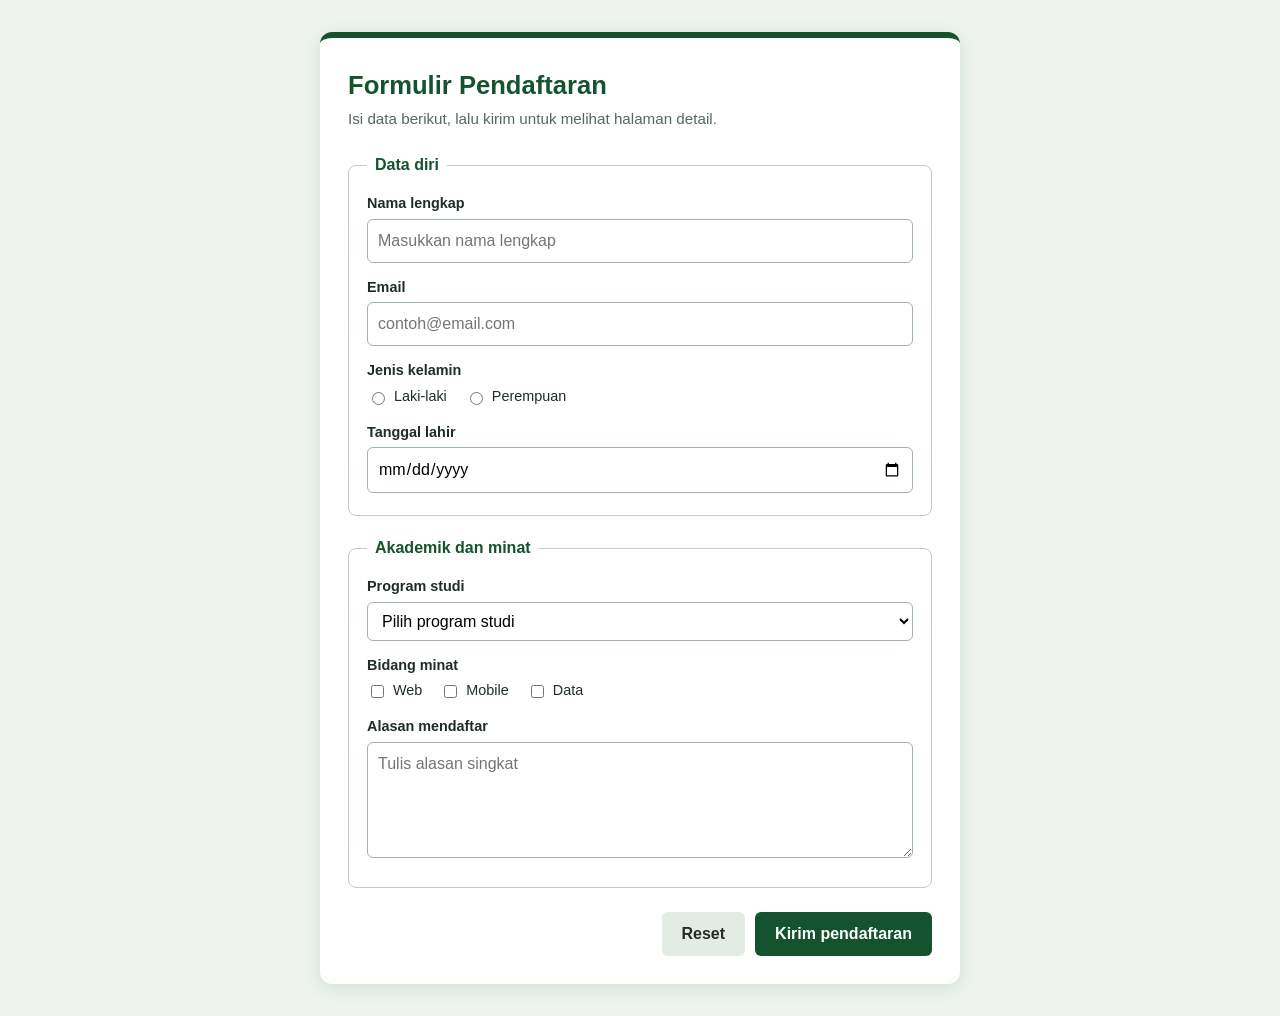
<file: task_3/index.html>
<!DOCTYPE html>
<html lang="id">
<head>
    <meta charset="UTF-8">
    <meta name="viewport" content="width=device-width, initial-scale=1.0">
    <title>Formulir Pendaftaran</title>
    <link rel="stylesheet" href="style.css">
</head>
<body>
    <div class="page">
        <main class="card" id="form-card">
            <h1>Formulir Pendaftaran</h1>
            <p class="subtitle">Isi data berikut, lalu kirim untuk melihat halaman detail.</p>

            <form method="GET" action="detail.html">
                <fieldset>
                    <legend>Data diri</legend>

                    <div class="form-group">
                        <label for="nama">Nama lengkap</label>
                        <input type="text" id="nama" name="nama" placeholder="Masukkan nama lengkap" required>
                    </div>

                    <div class="form-group">
                        <label for="email">Email</label>
                        <input type="email" id="email" name="email" placeholder="contoh@email.com" required>
                    </div>

                    <div class="form-group">
                        <label>Jenis kelamin</label>
                        <div class="inline-options">
                            <label for="laki"><input type="radio" id="laki" name="gender" value="laki-laki" required> Laki-laki</label>
                            <label for="perempuan"><input type="radio" id="perempuan" name="gender" value="perempuan"> Perempuan</label>
                        </div>
                    </div>

                    <div class="form-group">
                        <label for="tgl_lahir">Tanggal lahir</label>
                        <input type="date" id="tgl_lahir" name="tgl_lahir">
                    </div>
                </fieldset>

                <fieldset>
                    <legend>Akademik dan minat</legend>

                    <div class="form-group">
                        <label for="prodi">Program studi</label>
                        <select id="prodi" name="prodi">
                            <option value="">Pilih program studi</option>
                            <option value="teknik-informatika">Teknik Informatika</option>
                            <option value="sistem-informasi">Sistem Informasi</option>
                            <option value="sains-data">Sains Data</option>
                        </select>
                    </div>

                    <div class="form-group">
                        <label>Bidang minat</label>
                        <div class="inline-options">
                            <label for="web"><input type="checkbox" id="web" name="minat" value="web"> Web</label>
                            <label for="mobile"><input type="checkbox" id="mobile" name="minat" value="mobile"> Mobile</label>
                            <label for="data"><input type="checkbox" id="data" name="minat" value="data"> Data</label>
                        </div>
                    </div>

                    <div class="form-group">
                        <label for="alasan">Alasan mendaftar</label>
                        <textarea id="alasan" name="alasan" rows="4" placeholder="Tulis alasan singkat"></textarea>
                    </div>
                </fieldset>

                <div class="actions">
                    <button type="reset" class="btn btn-secondary">Reset</button>
                    <button type="submit" class="btn btn-primary">Kirim pendaftaran</button>
                </div>
            </form>
        </main>
    </div>
</body>
</html>
</file>
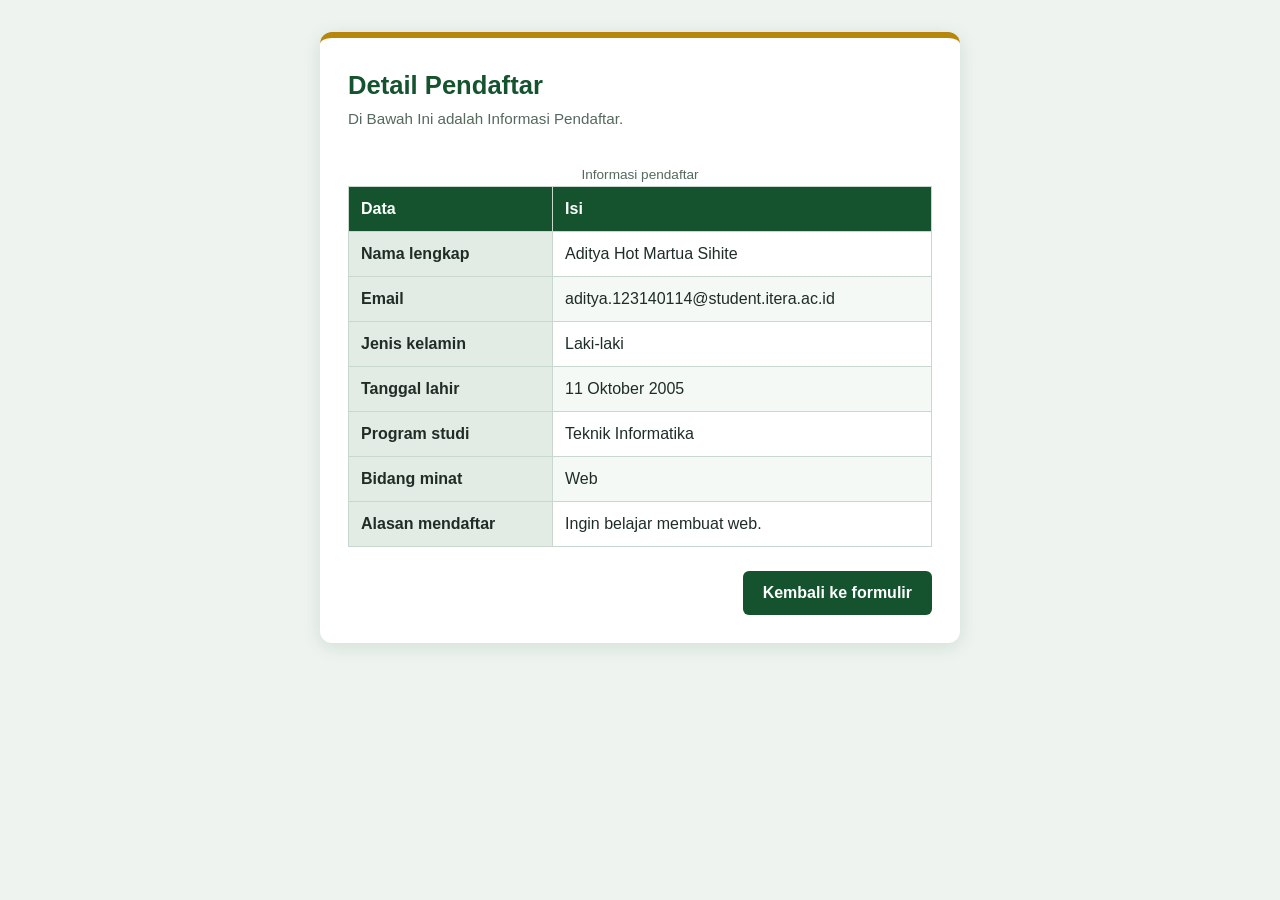
<file: task_3/detail.html>
<!DOCTYPE html>
<html lang="id">
<head>
    <meta charset="UTF-8">
    <meta name="viewport" content="width=device-width, initial-scale=1.0">
    <title>Detail Pendaftar</title>
    <link rel="stylesheet" href="style.css">
</head>
<body>
    <div class="page">
        <main class="card" id="detail-card">
            <h1>Detail Pendaftar</h1>
            <p class="subtitle">Di Bawah Ini adalah Informasi Pendaftar.</p>

            <table class="data-table">
                <caption class="note">Informasi pendaftar</caption>
                <thead>
                    <tr>
                        <th>Data</th>
                        <th>Isi</th>
                    </tr>
                </thead>
                <tbody>
                    <tr><th scope="row">Nama lengkap</th><td>Aditya Hot Martua Sihite</td></tr>
                    <tr><th scope="row">Email</th><td>aditya.123140114@student.itera.ac.id</td></tr>
                    <tr><th scope="row">Jenis kelamin</th><td>Laki-laki</td></tr>
                    <tr><th scope="row">Tanggal lahir</th><td>11 Oktober 2005</td></tr>
                    <tr><th scope="row">Program studi</th><td>Teknik Informatika</td></tr>
                    <tr><th scope="row">Bidang minat</th><td>Web</td></tr>
                    <tr><th scope="row">Alasan mendaftar</th><td>Ingin belajar membuat web.</td></tr>
                </tbody>
            </table>

            <div class="actions">
                <a href="index.html" class="btn btn-primary">Kembali ke formulir</a>
            </div>
        </main>
    </div>
</body>
</html>
</file>
<file: task_3/style.css>
/* ===== Element selector ===== */
* { box-sizing: border-box; }

body {
    margin: 0;
    font-family: "Segoe UI", Arial, sans-serif;
    background: #eef3ef;
    color: #1f2d26;
    line-height: 1.5;
}

h1 { margin: 0 0 4px; font-size: 1.6rem; color: #14532d; }

fieldset {
    border: 1px solid #b9cfc0;
    border-radius: 8px;
    margin: 0 0 20px;
    padding: 16px 18px 8px;
}

legend { padding: 0 8px; font-weight: 600; color: #14532d; }

label { display: block; margin: 0 0 4px; font-size: 0.9rem; font-weight: 600; }

input[type="text"],
input[type="email"],
input[type="date"],
select,
textarea {
    width: 100%;
    padding: 9px 10px;
    border: 1px solid #9db5a4;
    border-radius: 6px;
    font: inherit;
    background: #fff;
}

input:focus, select:focus, textarea:focus {
    outline: 3px solid #86c9a0;
    border-color: #14532d;
}

table { width: 100%; border-collapse: collapse; }

th, td { padding: 10px 12px; text-align: left; border: 1px solid #c9d8ce; }

/* ===== Class selector ===== */
.page {
    min-height: 100vh;
    display: flex;                 /* Flexbox: kartu di tengah halaman */
    justify-content: center;
    align-items: flex-start;
    padding: 32px 16px;
}

.card {
    width: 100%;
    max-width: 640px;
    background: #fff;
    padding: 28px;
    border-radius: 12px;
    border-top: 6px solid #14532d;
    box-shadow: 0 4px 18px rgba(20, 83, 45, 0.12);
}

.subtitle { margin: 0 0 22px; color: #55695d; font-size: 0.95rem; }

.form-group { margin-bottom: 14px; }

.inline-options { display: flex; flex-wrap: wrap; gap: 6px 18px; }
.inline-options label { display: flex; align-items: center; gap: 6px; font-weight: 400; margin: 0; }

.actions { display: flex; gap: 10px; justify-content: flex-end; margin-top: 24px; }

.btn {
    padding: 10px 20px;
    border: 0;
    border-radius: 6px;
    font: inherit;
    font-weight: 600;
    cursor: pointer;
    text-decoration: none;
    display: inline-block;
}
.btn-primary { background: #14532d; color: #fff; }
.btn-primary:hover { background: #0d3b20; }
.btn-secondary { background: #e3ebe5; color: #1f2d26; }

.data-table th { background: #14532d; color: #fff; }
.data-table tbody th { background: #e3ebe5; color: #1f2d26; width: 35%; }
.data-table tbody tr:nth-child(even) td { background: #f5f9f6; }   /* zebra */
.data-table tbody tr:hover td { background: #dff0e5; }

.note { font-size: 0.85rem; color: #55695d; margin-top: 12px; }

/* ===== ID selector ===== */
#form-card { border-top-color: #14532d; }
#detail-card { border-top-color: #b8860b; }
#detail-card .data-table thead th { background: #14532d; }

/* ===== Responsive ===== */
@media (max-width: 480px) {
    .card { padding: 18px; }
    .actions { flex-direction: column; }
    .btn { text-align: center; }
}
</file>
